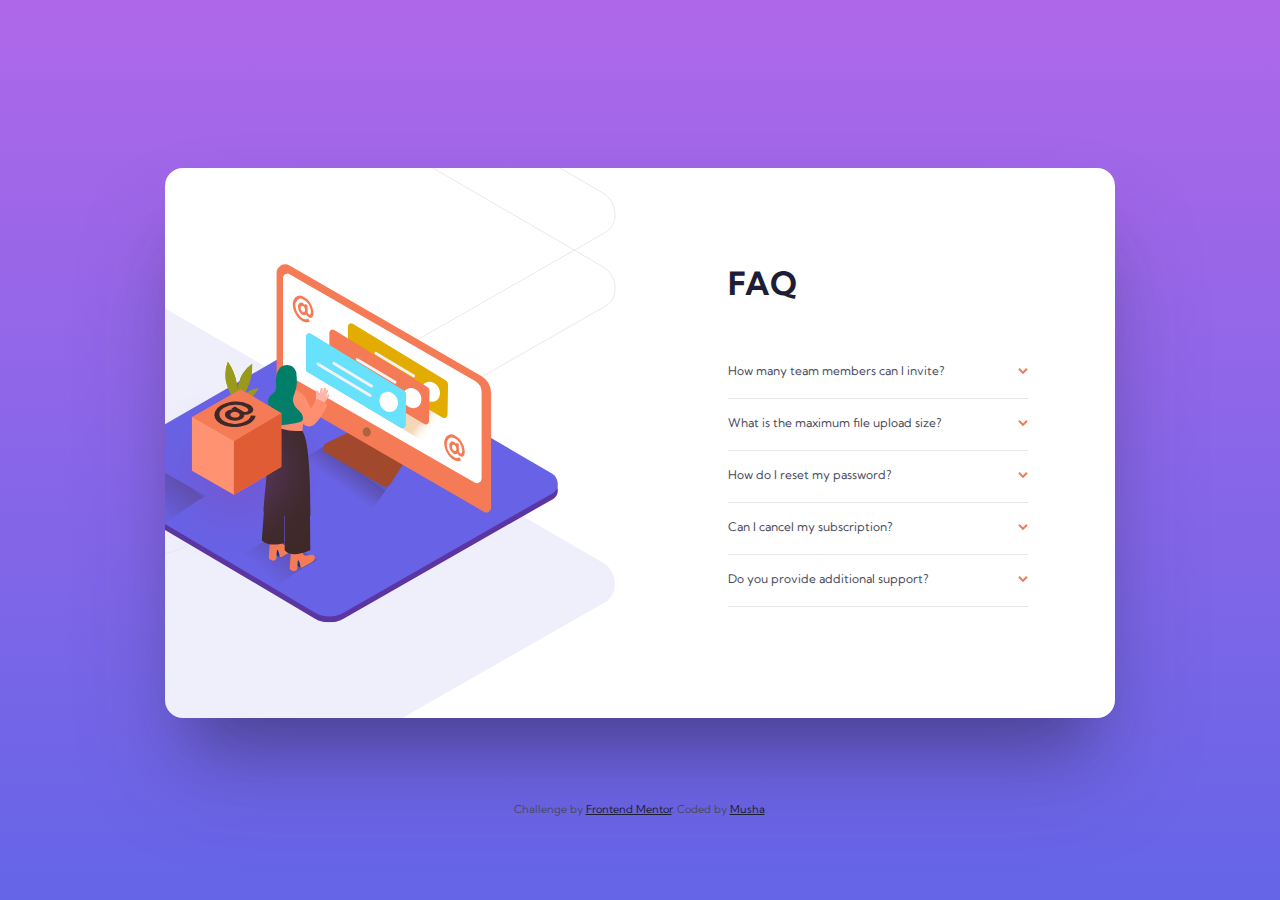
<file: index.html>
<!DOCTYPE html>
<html lang="en">

<head>
	<meta charset="UTF-8">
	<meta name="viewport" content="width=device-width, initial-scale=1.0">
	<link rel="icon" type="image/png" sizes="32x32" href="./images/favicon-32x32.png">
	<title>Frontend Mentor | FAQ Accordion Card</title>
	<link rel="stylesheet" href="./style.css">

</head>

<body>
	<main id="big_container">
		<img class="box" src="./images/illustration-box-desktop.svg" alt="box" >
		<div id="image_part">
			<img class="woman_standing" src="./images/illustration-woman-online-desktop.svg" alt="woman and screen" >
			<img class="bg_pattern" src="./images/bg-pattern-desktop.svg" alt="bg pattern" >
		</div>
		<section id="FAQ_part">
			<h1>FAQ</h1>
			<div class="content">
				<div class="elem">
					<input type="checkbox" id="question1" name="q" class="checkbox" hidden>
					<label for="question1" class="question">How many team members can I invite?</label>
					<div class="image_arrow"> <img src="./images/icon-arrow-down.svg" alt="arrow"></div>
					<div class="hidden_answers">You can invite up to 2 additional users on the Free plan. There is no limit on team members for the Premium plan.</div>
				</div>
				
				<div class="elem">
					<input type="checkbox" id="question2" name="q" class="checkbox" hidden>
					<label for="question2" class="question">What is the maximum file upload size?</label>
					<div class="image_arrow"> <img src="./images/icon-arrow-down.svg" alt="arrow"></div>
					<div class="hidden_answers">No more than 2GB. All files in your account must fit your allotted storage space.</div>
				</div>

				<div class="elem">
					<input type="checkbox" id="question3" name="q" class="checkbox" hidden>
					<label for="question3" class="question">How do I reset my password?</label>
					<div class="image_arrow"> <img src="./images/icon-arrow-down.svg" alt="arrow"></div>
					<div class="hidden_answers">Click “Forgot password” from the login page or “Change password” from your profile page. A reset link will be emailed to you.</div>
				</div>
				<div class="elem">
					<input type="checkbox" id="question4" name="q" class="checkbox" hidden>
					<label for="question4" class="question">Can I cancel my subscription?</label>
					<div class="image_arrow"> <img src="./images/icon-arrow-down.svg" alt="arrow"></div>
					<div class="hidden_answers">Yes! Send us a message and we’ll process your request no questions asked.</div>
				</div>
				<div class="elem">
					<input type="checkbox" id="question5" name="q" class="checkbox" hidden>
					<label for="question5" class="question">Do you provide additional support?</label>
					<div class="image_arrow"> <img src="./images/icon-arrow-down.svg" alt="arrow"></div>
					<div class="hidden_answers">Chat and email support is available 24/7. Phone lines are open during normal business hours.</div>
				</div>

			</div>
		</section>
	</main>

	<div class="attribution">
		Challenge by <a href="https://www.frontendmentor.io?ref=challenge" target="_blank">Frontend Mentor</a>.
		Coded by <a href="#">Musha</a>.
	</div>
</body>

</html>
</file>
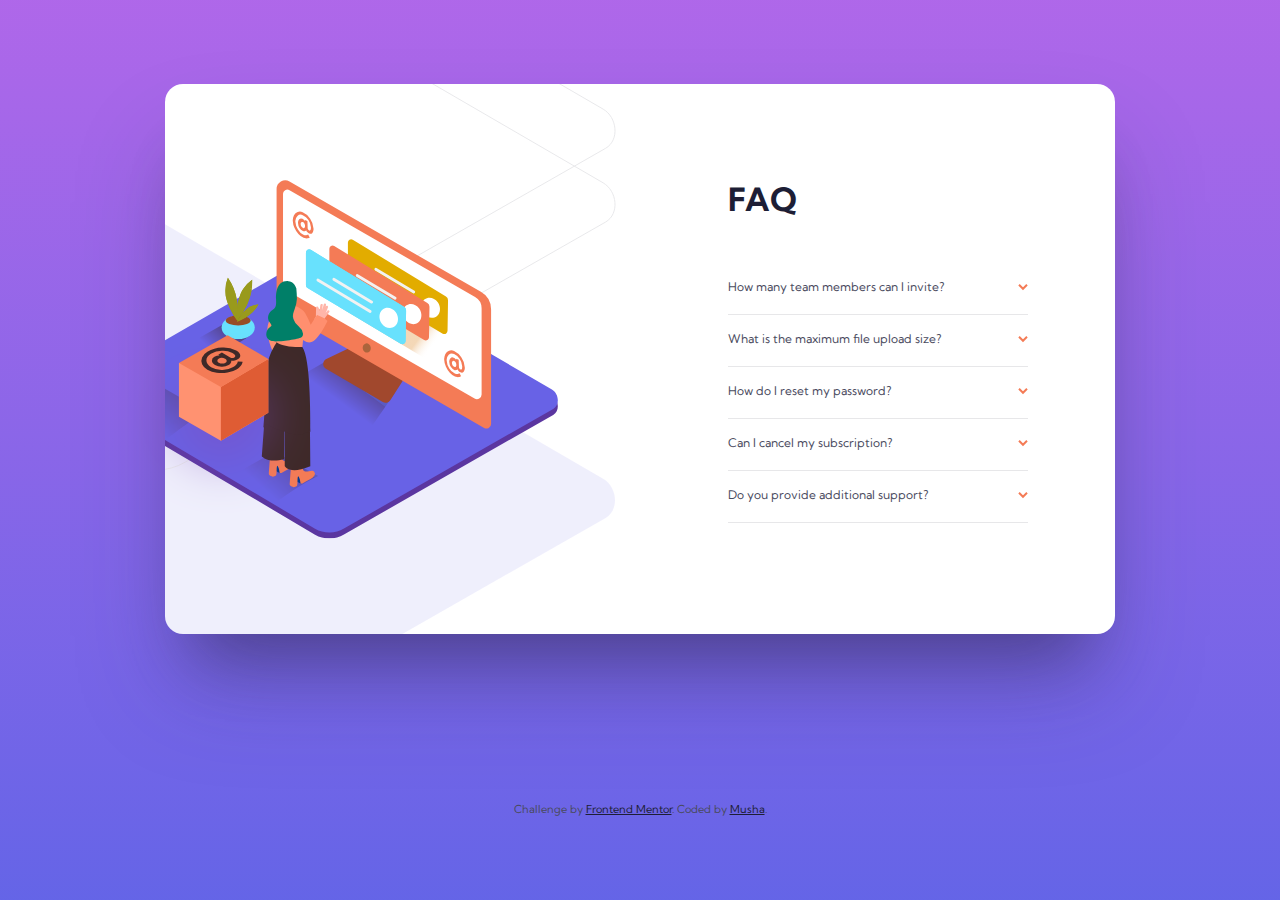
<file: faq-accordion-card-main/index.html>
<!DOCTYPE html>
<html lang="en">

<head>
	<meta charset="UTF-8">
	<meta name="viewport" content="width=device-width, initial-scale=1.0">
	<link rel="icon" type="image/png" sizes="32x32" href="./images/favicon-32x32.png">
	<title>Frontend Mentor | FAQ Accordion Card</title>
	<link rel="stylesheet" href="./style.css">

</head>

<body>
	<main id="big_container">
		<img class="box" src="./images/illustration-box-desktop.svg" alt="box" srcset="">
		<section id="image_part">
			<img class="woman_standing" src="./images/illustration-woman-online-desktop.svg" alt="woman and screen" srcset="">
			<img class="bg_pattern" src="./images/bg-pattern-desktop.svg" alt="bg pattern" srcset="">
		</section>
		<section id="FAQ_part">
			<h1>FAQ</h1>
			<div class="content">
				<div class="elem">
					<input type="checkbox" id="question1" name="q" class="checkbox" hidden>
					<label for="question1" class="question">How many team members can I invite?</label>
					<div class="image_arrow"> <img src="./images/icon-arrow-down.svg" alt="arrow"></div>
					<div class="hidden_answers">You can invite up to 2 additional users on the Free plan. There is no limit on team members for the Premium plan.</div>
				</div>
				
				<div class="elem">
					<input type="checkbox" id="question2" name="q" class="checkbox" hidden>
					<label for="question2" class="question">What is the maximum file upload size?</label>
					<div class="image_arrow"> <img src="./images/icon-arrow-down.svg" alt="arrow"></div>
					<div class="hidden_answers">No more than 2GB. All files in your account must fit your allotted storage space.</div>
				</div>

				<div class="elem">
					<input type="checkbox" id="question3" name="q" class="checkbox" hidden>
					<label for="question3" class="question">How do I reset my password?</label>
					<div class="image_arrow"> <img src="./images/icon-arrow-down.svg" alt="arrow"></div>
					<div class="hidden_answers">Click “Forgot password” from the login page or “Change password” from your profile page. A reset link will be emailed to you.</div>
				</div>
				<div class="elem">
					<input type="checkbox" id="question4" name="q" class="checkbox" hidden>
					<label for="question4" class="question">Can I cancel my subscription?</label>
					<div class="image_arrow"> <img src="./images/icon-arrow-down.svg" alt="arrow"></div>
					<div class="hidden_answers">Yes! Send us a message and we’ll process your request no questions asked.</div>
				</div>
				<div class="elem">
					<input type="checkbox" id="question5" name="q" class="checkbox" hidden>
					<label for="question5" class="question">Do you provide additional support?</label>
					<div class="image_arrow"> <img src="./images/icon-arrow-down.svg" alt="arrow"></div>
					<div class="hidden_answers">Chat and email support is available 24/7. Phone lines are open during normal business hours.</div>
				</div>

			</div>
		</section>
	</main>

	<div class="attribution">
		Challenge by <a href="https://www.frontendmentor.io?ref=challenge" target="_blank">Frontend Mentor</a>.
		Coded by <a href="#">Musha</a>.
	</div>
</body>

</html>
</file>
<file: style.css>
@import url("https://fonts.googleapis.com/css2?family=Kumbh+Sans:wght@400;700&display=swap");
* {
    margin: 0;
    padding: 0;
    box-sizing: border-box;
}
body {
    /* applying custom properties */
    --bg-colour: hsl(273, 75%, 66%);
    --question-hover-colour: hsl(238, 29%, 16%);
    --arrow-on-question-line-colour: hsl(14, 88%, 65%);
    --bg-colour2: hsl(240, 73%, 65%);
    --text-colour: hsl(237, 12%, 33%);
    --dark-grayish-blue: hsl(240, 6%, 50%);
    --dividers-: hsl(240, 5%, 91%);

    background: linear-gradient(var(--bg-colour), var(--bg-colour2));
    color: var(--text-colour);
    font-size: 12px;
    display: grid;
    justify-items: center;
    place-items: center;
    font-family: "Kumbh Sans", sans-serif;
    min-height: 100vh;
}

/* main tag */
#big_container {
    margin-top: auto;
    display: flex;
    justify-content: center;
    text-align: start;
    border-radius: 18px;
    box-shadow: rgba(50, 50, 93, 0.25) 0px 60px 100px -10px, rgba(0, 0, 0, 0.3) 0px 50px 60px -30px;
    background-color: #fff;
    min-width: 950px;
    min-height: 550px;
}

/* section tag contains img */
#image_part {
    width: 50%;
    overflow: hidden;
    position: relative;
}

/* image tag */
#image_part img {
    position: absolute;
}
#image_part .bg_pattern {
    width: 200%;
    right: 5%;
    top: -45%;
}
#image_part .woman_standing {
    top: 50%;
    transform: translate(50%, -50%);
    right: 67%;
    z-index: 1;
}
img.box {
    position: absolute;
    left: 11%;
    top: 43%;
    z-index: 2;
}

/* section tag contains faq */

#FAQ_part {
    width: 50%;
    display: grid;
    place-content: center;
    gap: 2.8rem;
}
#FAQ_part h1 {
    font-size: 2rem;
    font-weight: 700;
    color: var(--question-hover-colour);
}

.content {
    max-width: 300px;
}

/*Question*/
label.question {
    cursor: pointer;
}
/*Answer*/
.hidden_answers {
    margin: 10px 0;
    height: 0;
    overflow: hidden;
    transition: height 0.5s ease;
    line-height: 1rem;
}
label.question:hover {
    color: var(--arrow-on-question-line-colour);
}

.checkbox:checked ~ .question {
    font-weight: bold;
    color: var(--question-hover-colour);
}
.checkbox:checked ~ .hidden_answers {
    height: auto;
}

/*FAQ Toggle*/

.elem {
    border-bottom: 1px solid var(--dividers-);
    margin: 1rem 0;
}
.image_arrow {
    float: right;
    transition: transform 0.3s ease-out;
}

.checkbox:checked ~ .image_arrow {
    transform: rotate(180deg);
}

@media only screen and (max-width: 375px) {
    #big_container {
        display: grid;
        min-width: 0;
        width: 320px;
        justify-items: center;
        margin-top: 28%;
    }
    #FAQ_part {
        gap: 1.8rem;
    }

    #FAQ_part h1 {
        text-align: center;
    }
    .content {
        width: 270px;
        height: 280px;
    }
    #image_part {
        overflow: visible;
    }
    #image_part .woman_standing {
        width: 180%;
        top: -18px;
        right: 68px;
    }
    #image_part .bg_pattern {
        top: -150px;
        left: -70px;
    }
    img.box {
        top: 88px;
        left: 60px;
        width: 100px;
    }
}

/* footer */

.attribution {
    font-size: 11px;
    text-align: center;
}
.attribution a {
    color: var(--question-hover-colour);
}
</file>
<file: faq-accordion-card-main/style.css>
@import url("https://fonts.googleapis.com/css2?family=Kumbh+Sans:wght@400;700&display=swap");
* {
    margin: 0;
    padding: 0;
    box-sizing: border-box;
}
body {
    /* applying custom properties */
    --bg-colour: hsl(273, 75%, 66%);
    --question-hover-colour: hsl(238, 29%, 16%);
    --arrow-on-question-line-colour: hsl(14, 88%, 65%);
    --bg-colour2: hsl(240, 73%, 65%);
    --text-colour: hsl(237, 12%, 33%);
    --dark-grayish-blue: hsl(240, 6%, 50%);
    --dividers-: hsl(240, 5%, 91%);

    background: linear-gradient(var(--bg-colour), var(--bg-colour2));
    color: var(--text-colour);
    font-size: 12px;
    display: grid;
    justify-items: center;
    place-items: center;
    font-family: "Kumbh Sans", sans-serif;
    min-height: 100vh;
}

/* main tag */
#big_container {
    display: flex;
    justify-content: center;
    text-align: start;
    border-radius: 18px;
    box-shadow: rgba(50, 50, 93, 0.25) 0px 60px 100px -10px, rgba(0, 0, 0, 0.3) 0px 50px 60px -30px;
    background-color: #fff;
    min-width: 950px;
    min-height: 550px;
}

/* section tag contains img */
#image_part {
    width: 50%;
    overflow: hidden;
    position: relative;
}

/* image tag */
#image_part img {
    position: absolute;
}
#image_part .bg_pattern {
    width: 200%;
    right: 5%;
    top: -45%;
}
#image_part .woman_standing {
    top: 50%;
    transform: translate(50%, -50%);
    right: 67%;
    z-index: 1;
}
img.box {
    position: absolute;
    left: 10%;
    top: 37%;
    z-index: 2;
}

/* section tag contains faq */

#FAQ_part {
    width: 50%;
    display: grid;
    place-content: center;
    gap: 2.8rem;
}
#FAQ_part h1 {
    font-size: 2rem;
    font-weight: 700;
    color: var(--question-hover-colour);
}

.content {
    max-width: 300px;
}

/*Question*/
label.question {
    cursor: pointer;
}
/*Answer*/
.hidden_answers {
    margin: 10px 0;
    height: 0;
    overflow: hidden;
    transition: height 0.5s ease;
    line-height: 1rem;
}
label.question:hover {
    color: var(--arrow-on-question-line-colour);
}

.checkbox:checked ~ .question {
    font-weight: bold;
    color: var(--question-hover-colour);
}
.checkbox:checked ~ .hidden_answers {
    height: auto;
}

/*FAQ Toggle*/

.elem {
    border-bottom: 1px solid var(--dividers-);
    margin: 1rem 0;
}
.image_arrow {
    float: right;
    transition: transform 0.3s ease-out;
}

.checkbox:checked ~ .image_arrow {
    transform: rotate(180deg);
}

@media only screen and (max-width: 375px) {
    #big_container {
        display: grid;
        min-width: 0;
        width: 320px;
        justify-items: center;
        margin-top: 28%;
    }
    #FAQ_part {
        gap: 1.8rem;
    }

    #FAQ_part h1 {
        text-align: center;
    }
    .content {
        width: 270px;
        height: 280px;
    }
    #image_part {
        overflow: visible;
    }
    #image_part .woman_standing {
        width: 180%;
        top: -18px;
        right: 68px;
    }
    #image_part .bg_pattern {
        top: -150px;
        left: -70px;
    }
    img.box {
        top: 88px;
        left: 60px;
        width: 100px;
    }
}

/* footer */

.attribution {
    font-size: 11px;
    text-align: center;
}
.attribution a {
    color: var(--question-hover-colour);
}
</file>
